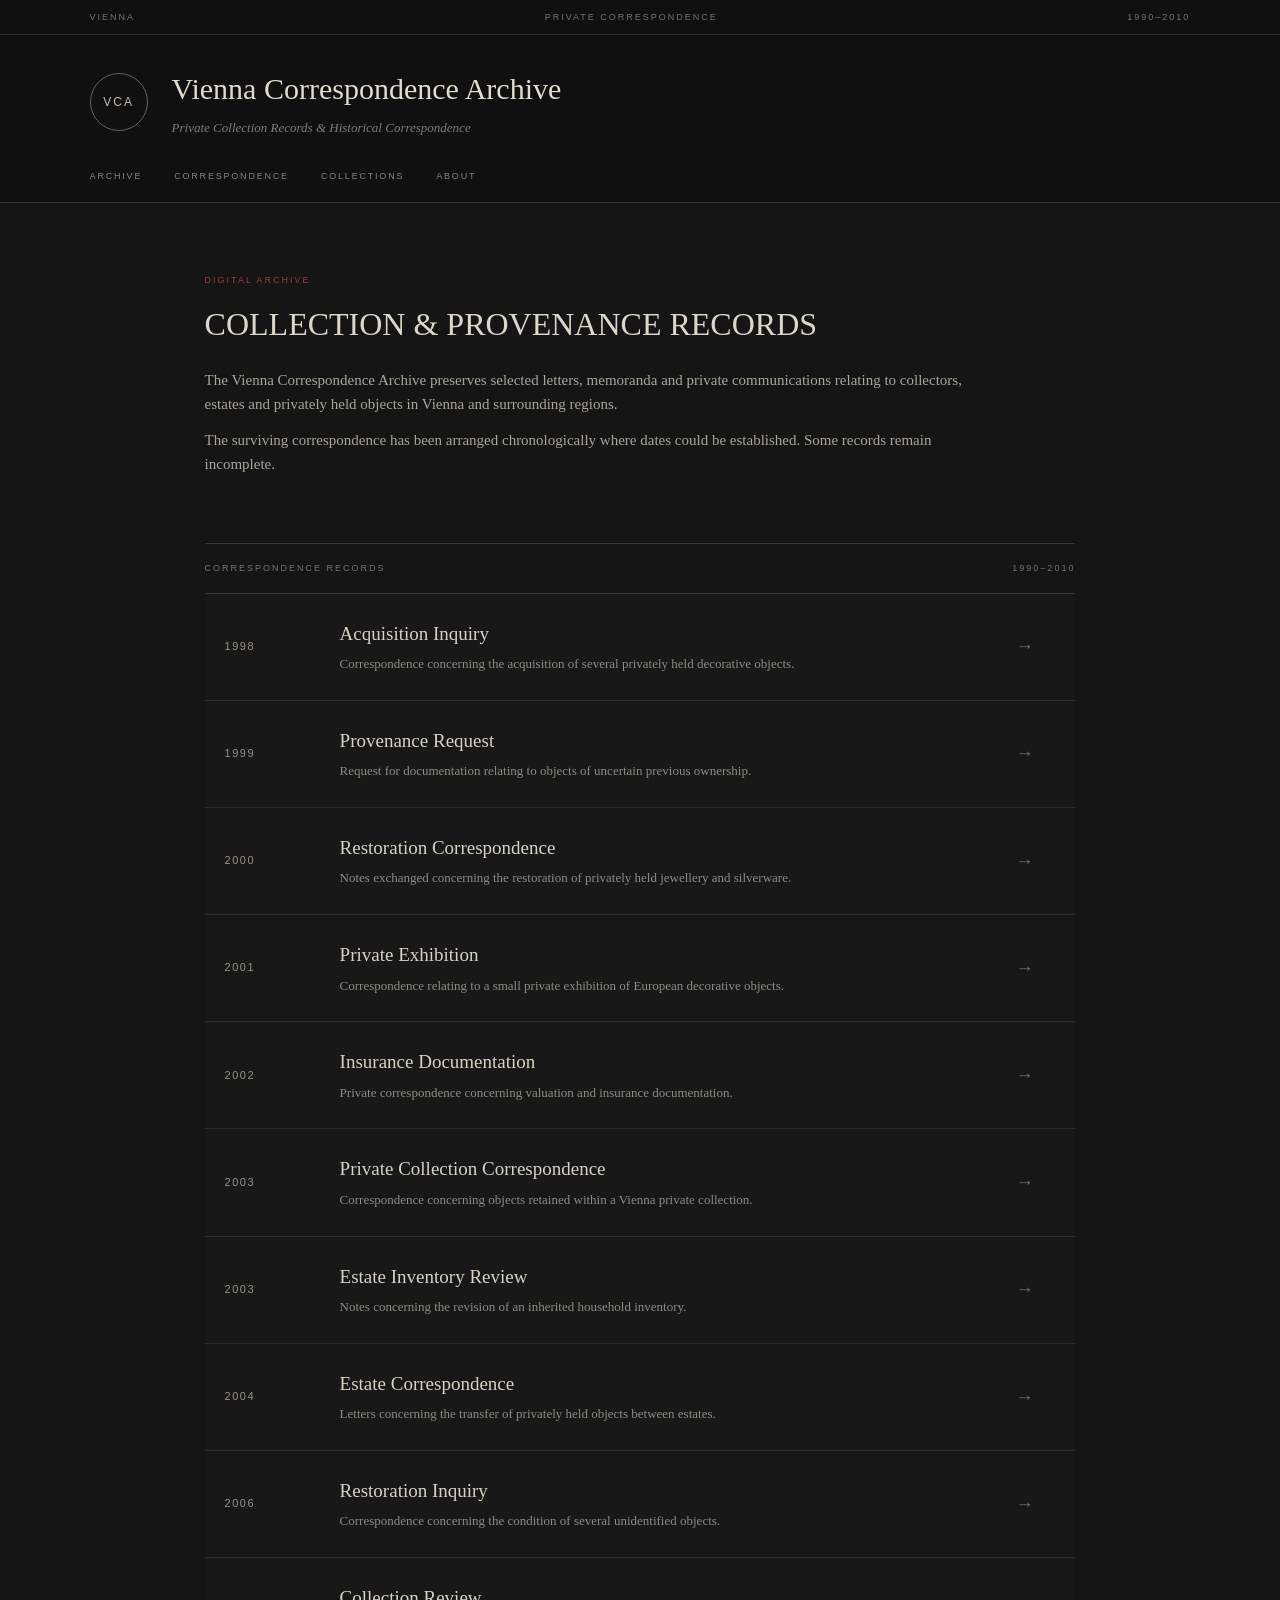
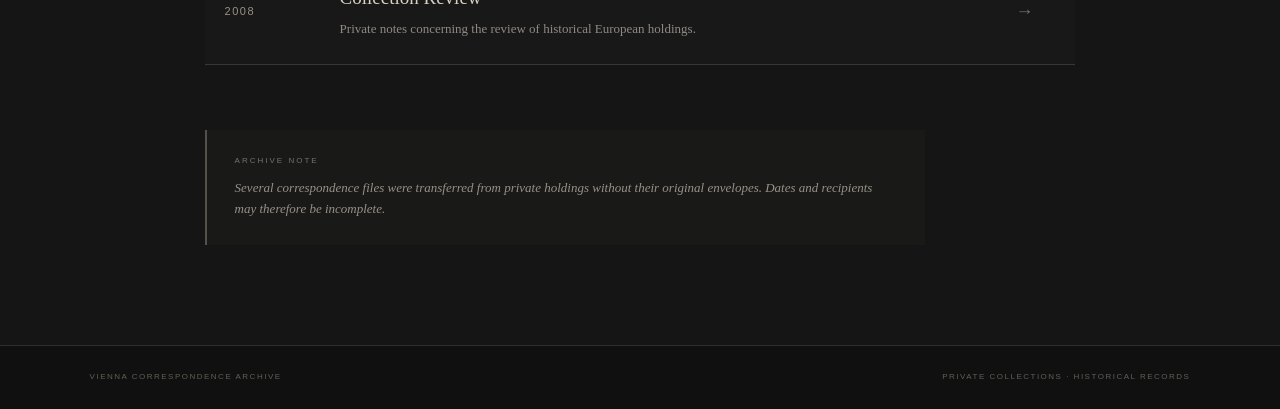
<file: index.html>
<!DOCTYPE html>
<html lang="en">

<head>

    <meta charset="UTF-8">
    <meta name="viewport" content="width=device-width, initial-scale=1.0">

    <title>Vienna Correspondence Archive</title>

    <link rel="stylesheet" href="style.css">

</head>


<body>


<header class="site-header">

    <div class="header-strip">

        <span>VIENNA</span>
        <span>PRIVATE CORRESPONDENCE</span>
        <span>1990–2010</span>

    </div>


    <div class="header-main">

        <div class="archive-mark">
            VCA
        </div>

        <div class="title-block">

            <h1>
                Vienna Correspondence Archive
            </h1>

            <p>
                Private Collection Records &amp; Historical Correspondence
            </p>

        </div>

    </div>


    <nav class="main-nav">

        <a href="#">ARCHIVE</a>
        <a href="#">CORRESPONDENCE</a>
        <a href="#">COLLECTIONS</a>
        <a href="#">ABOUT</a>

    </nav>

</header>



<main>


    <section class="intro">

        <div class="section-label">
            DIGITAL ARCHIVE
        </div>

        <h2>
            COLLECTION &amp; PROVENANCE RECORDS
        </h2>

        <p>
            The Vienna Correspondence Archive preserves selected
            letters, memoranda and private communications relating
            to collectors, estates and privately held objects in
            Vienna and surrounding regions.
        </p>

        <p>
            The surviving correspondence has been arranged
            chronologically where dates could be established.
            Some records remain incomplete.
        </p>

    </section>



    <section class="archive-section">

        <div class="section-heading">

            <span>
                CORRESPONDENCE RECORDS
            </span>

            <span>
                1990–2010
            </span>

        </div>



        <div class="record-list">


            <!-- 1998 -->

            <a href="#"
               class="record"
               onclick="blockedEntry(event, 'ACQUISITION INQUIRY')">

                <div class="record-year">
                    1998
                </div>

                <div class="record-content">

                    <h3>
                        Acquisition Inquiry
                    </h3>

                    <p>
                        Correspondence concerning the acquisition
                        of several privately held decorative objects.
                    </p>

                </div>

                <div class="record-arrow">
                    →
                </div>

            </a>



            <!-- 1999 -->

            <a href="#"
               class="record"
               onclick="blockedEntry(event, 'PROVENANCE REQUEST')">

                <div class="record-year">
                    1999
                </div>

                <div class="record-content">

                    <h3>
                        Provenance Request
                    </h3>

                    <p>
                        Request for documentation relating to
                        objects of uncertain previous ownership.
                    </p>

                </div>

                <div class="record-arrow">
                    →
                </div>

            </a>



            <!-- 2000 -->

            <a href="#"
               class="record"
               onclick="blockedEntry(event, 'RESTORATION CORRESPONDENCE')">

                <div class="record-year">
                    2000
                </div>

                <div class="record-content">

                    <h3>
                        Restoration Correspondence
                    </h3>

                    <p>
                        Notes exchanged concerning the restoration
                        of privately held jewellery and silverware.
                    </p>

                </div>

                <div class="record-arrow">
                    →
                </div>

            </a>



            <!-- 2001 -->

            <a href="#"
               class="record"
               onclick="blockedEntry(event, 'PRIVATE EXHIBITION')">

                <div class="record-year">
                    2001
                </div>

                <div class="record-content">

                    <h3>
                        Private Exhibition
                    </h3>

                    <p>
                        Correspondence relating to a small private
                        exhibition of European decorative objects.
                    </p>

                </div>

                <div class="record-arrow">
                    →
                </div>

            </a>



            <!-- 2002 -->

            <a href="#"
               class="record"
               onclick="blockedEntry(event, 'INSURANCE DOCUMENTATION')">

                <div class="record-year">
                    2002
                </div>

                <div class="record-content">

                    <h3>
                        Insurance Documentation
                    </h3>

                    <p>
                        Private correspondence concerning valuation
                        and insurance documentation.
                    </p>

                </div>

                <div class="record-arrow">
                    →
                </div>

            </a>



            <!-- REAL 2003 RECORD -->

            <a href="correspondence-2003.html" class="record">

                <div class="record-year">
                    2003
                </div>

                <div class="record-content">

                    <h3>
                        Private Collection Correspondence
                    </h3>

                    <p>
                        Correspondence concerning objects retained
                        within a Vienna private collection.
                    </p>

                </div>

                <div class="record-arrow">
                    →
                </div>

            </a>



            <!-- 2003 DECOY -->

            <a href="#"
               class="record"
               onclick="blockedEntry(event, 'ESTATE INVENTORY REVIEW')">

                <div class="record-year">
                    2003
                </div>

                <div class="record-content">

                    <h3>
                        Estate Inventory Review
                    </h3>

                    <p>
                        Notes concerning the revision of an
                        inherited household inventory.
                    </p>

                </div>

                <div class="record-arrow">
                    →
                </div>

            </a>



            <!-- 2004 -->

            <a href="#"
               class="record"
               onclick="blockedEntry(event, 'ESTATE CORRESPONDENCE')">

                <div class="record-year">
                    2004
                </div>

                <div class="record-content">

                    <h3>
                        Estate Correspondence
                    </h3>

                    <p>
                        Letters concerning the transfer of
                        privately held objects between estates.
                    </p>

                </div>

                <div class="record-arrow">
                    →
                </div>

            </a>



            <!-- 2006 -->

            <a href="#"
               class="record"
               onclick="blockedEntry(event, 'RESTORATION INQUIRY')">

                <div class="record-year">
                    2006
                </div>

                <div class="record-content">

                    <h3>
                        Restoration Inquiry
                    </h3>

                    <p>
                        Correspondence concerning the condition
                        of several unidentified objects.
                    </p>

                </div>

                <div class="record-arrow">
                    →
                </div>

            </a>



            <!-- 2008 -->

            <a href="#"
               class="record"
               onclick="blockedEntry(event, 'COLLECTION REVIEW')">

                <div class="record-year">
                    2008
                </div>

                <div class="record-content">

                    <h3>
                        Collection Review
                    </h3>

                    <p>
                        Private notes concerning the review of
                        historical European holdings.
                    </p>

                </div>

                <div class="record-arrow">
                    →
                </div>

            </a>


        </div>

    </section>



    <section class="archive-note">

        <div class="note-label">
            ARCHIVE NOTE
        </div>

        <p>
            Several correspondence files were transferred from
            private holdings without their original envelopes.
            Dates and recipients may therefore be incomplete.
        </p>

    </section>


</main>



<footer>

    <div>
        VIENNA CORRESPONDENCE ARCHIVE
    </div>

    <div>
        PRIVATE COLLECTIONS · HISTORICAL RECORDS
    </div>

</footer>



<script>

function blockedEntry(event, recordName) {

    event.preventDefault();

    alert(
        "ACCESS RESTRICTED\n\n" +
        "Record: " + recordName + "\n" +
        "Record status: ENTRY BLOCKED\n" +
        "Access level: PRIVATE\n\n" +
        "This record is not available in the public digital archive.\n\n" +
        "Please consult the physical collection register for further access."
    );

}

</script>


</body>

</html>
</file>
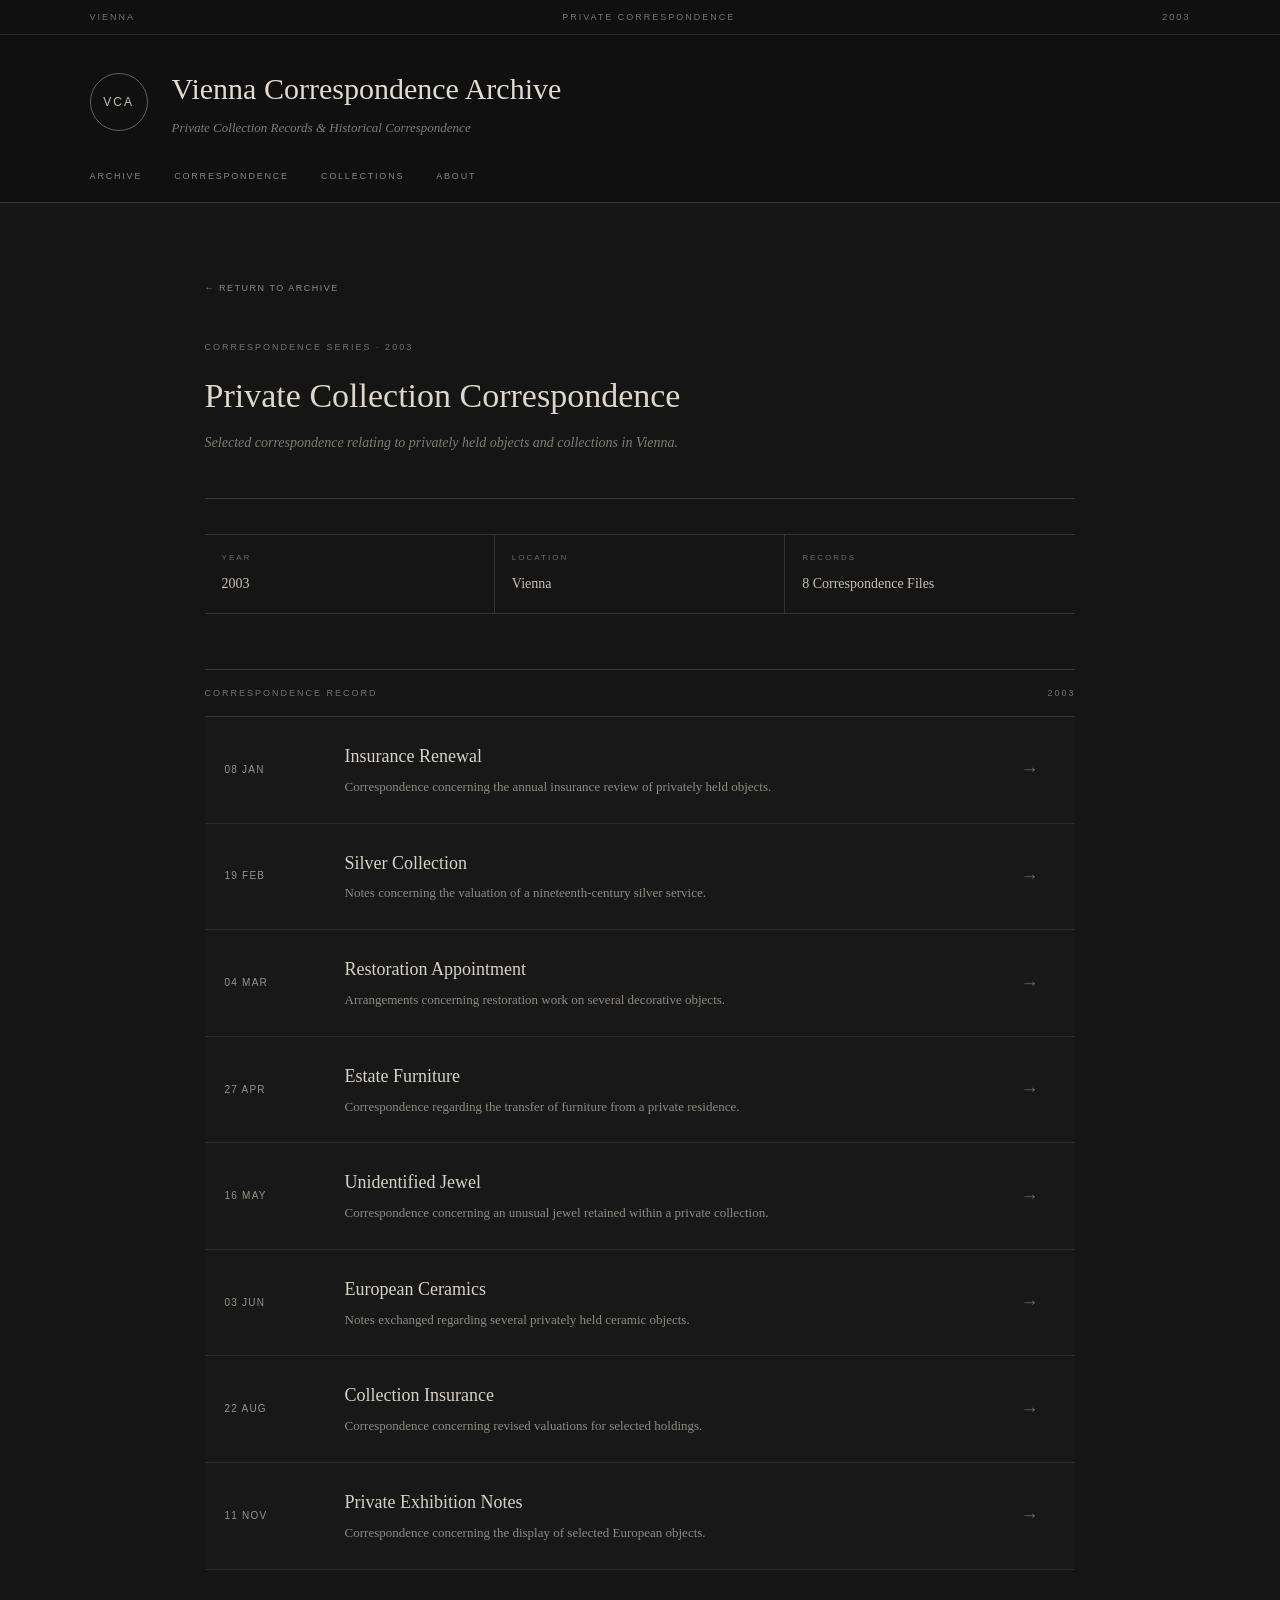
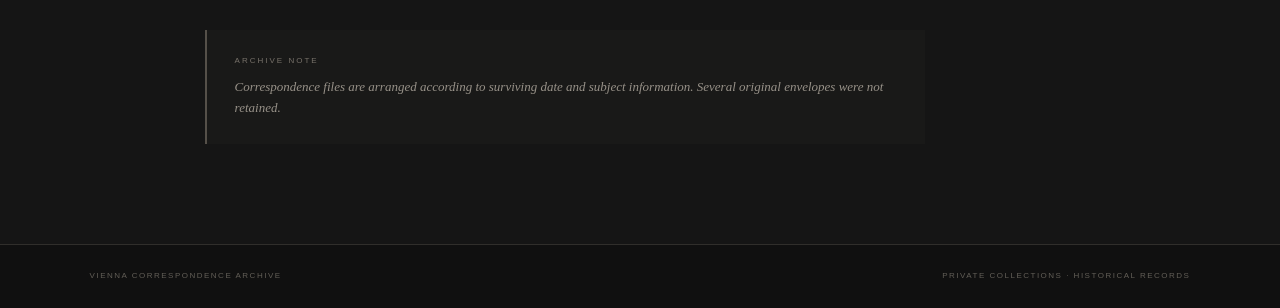
<file: correspondence-2003.html>
<!DOCTYPE html>
<html lang="en">

<head>

    <meta charset="UTF-8">
    <meta name="viewport" content="width=device-width, initial-scale=1.0">

    <title>2003 · Private Collection Correspondence</title>

    <link rel="stylesheet" href="style.css">

    <style>

        .page {
            max-width: 1000px;
            margin: auto;
        }

        .back-link {
            display: inline-block;
            margin-bottom: 45px;

            color: #8d8981;

            font-family: Arial, sans-serif;
            font-size: 9px;
            letter-spacing: 1.5px;
            text-transform: uppercase;

            text-decoration: none;
        }

        .back-link:hover {
            color: #b43d43;
        }

        .page-header {
            padding-bottom: 30px;
            border-bottom: 1px solid #393633;
        }

        .reference {
            margin-bottom: 15px;

            font-family: Arial, sans-serif;
            font-size: 9px;
            letter-spacing: 2px;
            text-transform: uppercase;

            color: #77726a;
        }

        .page-header h2 {
            margin: 0;

            font-size: 34px;
            font-weight: normal;

            color: #ded7cb;
        }

        .page-header p {
            margin-top: 8px;

            font-size: 14px;
            font-style: italic;

            color: #817b72;
        }

        .archive-info {
            display: grid;
            grid-template-columns: repeat(3, 1fr);

            margin-top: 35px;

            border-top: 1px solid #353331;
            border-bottom: 1px solid #353331;
        }

        .info-item {
            padding: 17px;

            border-right: 1px solid #353331;
        }

        .info-item:last-child {
            border-right: none;
        }

        .info-label {
            display: block;

            margin-bottom: 5px;

            font-family: Arial, sans-serif;
            font-size: 8px;
            letter-spacing: 2px;
            text-transform: uppercase;

            color: #706b63;
        }

        .info-value {
            font-size: 14px;
            color: #c7c0b4;
        }

        .correspondence-list {
            margin-top: 55px;

            border-top: 1px solid #393633;
        }

        .list-heading {
            display: flex;
            justify-content: space-between;

            padding: 16px 0;

            border-bottom: 1px solid #393633;

            font-family: Arial, sans-serif;
            font-size: 9px;
            letter-spacing: 2px;
            text-transform: uppercase;

            color: #77726a;
        }

        .letter {
            display: grid;

            grid-template-columns: 95px 1fr 35px;

            gap: 25px;

            align-items: center;

            padding: 25px 20px;

            border-bottom: 1px solid #2d2b29;

            background: #181818;

            text-decoration: none;

            transition: background 0.2s ease;
        }

        .letter:hover {
            background: #1d1c1b;
        }

        .letter-date {
            font-family: Arial, sans-serif;
            font-size: 10px;
            letter-spacing: 1.2px;

            color: #9a9186;
        }

        .letter-content h3 {
            margin: 0 0 6px;

            font-size: 18px;
            font-weight: normal;

            color: #d8d1c5;
        }

        .letter-content p {
            margin: 0;

            font-size: 13px;

            color: #8f8a82;
        }

        .letter-arrow {
            font-size: 18px;
            color: #706a61;
        }

        .letter:hover .letter-arrow {
            color: #a33b41;
        }

        .archive-note {
            max-width: 720px;

            margin-top: 60px;

            padding: 25px 28px;

            background: #191918;

            border-left: 2px solid #555049;
        }

        .archive-note h3 {
            margin: 0 0 10px;

            font-family: Arial, sans-serif;
            font-size: 8px;
            letter-spacing: 2px;
            text-transform: uppercase;
            font-weight: normal;

            color: #777169;
        }

        .archive-note p {
            margin: 0;

            font-size: 13px;
            font-style: italic;

            color: #979188;
        }

        @media (max-width: 700px) {

            .page-header h2 {
                font-size: 28px;
            }

            .archive-info {
                grid-template-columns: 1fr;
            }

            .info-item {
                border-right: none;
                border-bottom: 1px solid #353331;
            }

            .info-item:last-child {
                border-bottom: none;
            }

            .letter {
                grid-template-columns: 70px 1fr 20px;
                gap: 12px;
                padding: 20px 10px;
            }

            .letter-content h3 {
                font-size: 16px;
            }

            .letter-content p {
                font-size: 12px;
            }

        }

    </style>

</head>


<body>


<header class="site-header">

    <div class="header-strip">

        <span>VIENNA</span>
        <span>PRIVATE CORRESPONDENCE</span>
        <span>2003</span>

    </div>


    <div class="header-main">

        <div class="archive-mark">
            VCA
        </div>

        <div class="title-block">

            <h1>
                Vienna Correspondence Archive
            </h1>

            <p>
                Private Collection Records &amp; Historical Correspondence
            </p>

        </div>

    </div>


    <nav class="main-nav">

        <a href="index.html">ARCHIVE</a>
        <a href="#">CORRESPONDENCE</a>
        <a href="#">COLLECTIONS</a>
        <a href="#">ABOUT</a>

    </nav>

</header>



<main>


    <div class="page">

        <a href="index.html" class="back-link">
            ← RETURN TO ARCHIVE
        </a>


        <section class="page-header">

            <div class="reference">
                CORRESPONDENCE SERIES · 2003
            </div>

            <h2>
                Private Collection Correspondence
            </h2>

            <p>
                Selected correspondence relating to privately
                held objects and collections in Vienna.
            </p>

        </section>



        <section class="archive-info">

            <div class="info-item">

                <span class="info-label">
                    Year
                </span>

                <span class="info-value">
                    2003
                </span>

            </div>


            <div class="info-item">

                <span class="info-label">
                    Location
                </span>

                <span class="info-value">
                    Vienna
                </span>

            </div>


            <div class="info-item">

                <span class="info-label">
                    Records
                </span>

                <span class="info-value">
                    8 Correspondence Files
                </span>

            </div>

        </section>



        <section class="correspondence-list">

            <div class="list-heading">

                <span>
                    CORRESPONDENCE RECORD
                </span>

                <span>
                    2003
                </span>

            </div>



            <a href="#" class="letter">

                <div class="letter-date">
                    08 JAN
                </div>

                <div class="letter-content">

                    <h3>
                        Insurance Renewal
                    </h3>

                    <p>
                        Correspondence concerning the annual
                        insurance review of privately held objects.
                    </p>

                </div>

                <div class="letter-arrow">
                    →
                </div>

            </a>



            <a href="#" class="letter">

                <div class="letter-date">
                    19 FEB
                </div>

                <div class="letter-content">

                    <h3>
                        Silver Collection
                    </h3>

                    <p>
                        Notes concerning the valuation of a
                        nineteenth-century silver service.
                    </p>

                </div>

                <div class="letter-arrow">
                    →
                </div>

            </a>



            <a href="#" class="letter">

                <div class="letter-date">
                    04 MAR
                </div>

                <div class="letter-content">

                    <h3>
                        Restoration Appointment
                    </h3>

                    <p>
                        Arrangements concerning restoration
                        work on several decorative objects.
                    </p>

                </div>

                <div class="letter-arrow">
                    →
                </div>

            </a>



            <a href="#" class="letter">

                <div class="letter-date">
                    27 APR
                </div>

                <div class="letter-content">

                    <h3>
                        Estate Furniture
                    </h3>

                    <p>
                        Correspondence regarding the transfer
                        of furniture from a private residence.
                    </p>

                </div>

                <div class="letter-arrow">
                    →
                </div>

            </a>



            <a href="letter-2003-17.html" class="letter">

                <div class="letter-date">
                    16 MAY
                </div>

                <div class="letter-content">

                    <h3>
                        Unidentified Jewel
                    </h3>

                    <p>
                        Correspondence concerning an unusual
                        jewel retained within a private collection.
                    </p>

                </div>

                <div class="letter-arrow">
                    →
                </div>

            </a>



            <a href="#" class="letter">

                <div class="letter-date">
                    03 JUN
                </div>

                <div class="letter-content">

                    <h3>
                        European Ceramics
                    </h3>

                    <p>
                        Notes exchanged regarding several
                        privately held ceramic objects.
                    </p>

                </div>

                <div class="letter-arrow">
                    →
                </div>

            </a>



            <a href="#" class="letter">

                <div class="letter-date">
                    22 AUG
                </div>

                <div class="letter-content">

                    <h3>
                        Collection Insurance
                    </h3>

                    <p>
                        Correspondence concerning revised
                        valuations for selected holdings.
                    </p>

                </div>

                <div class="letter-arrow">
                    →
                </div>

            </a>



            <a href="#" class="letter">

                <div class="letter-date">
                    11 NOV
                </div>

                <div class="letter-content">

                    <h3>
                        Private Exhibition Notes
                    </h3>

                    <p>
                        Correspondence concerning the display
                        of selected European objects.
                    </p>

                </div>

                <div class="letter-arrow">
                    →
                </div>

            </a>


        </section>



        <section class="archive-note">

            <h3>
                Archive Note
            </h3>

            <p>
                Correspondence files are arranged according to
                surviving date and subject information. Several
                original envelopes were not retained.
            </p>

        </section>


    </div>


</main>



<footer>

    <div>
        VIENNA CORRESPONDENCE ARCHIVE
    </div>

    <div>
        PRIVATE COLLECTIONS · HISTORICAL RECORDS
    </div>

</footer>


</body>

</html>
</file>
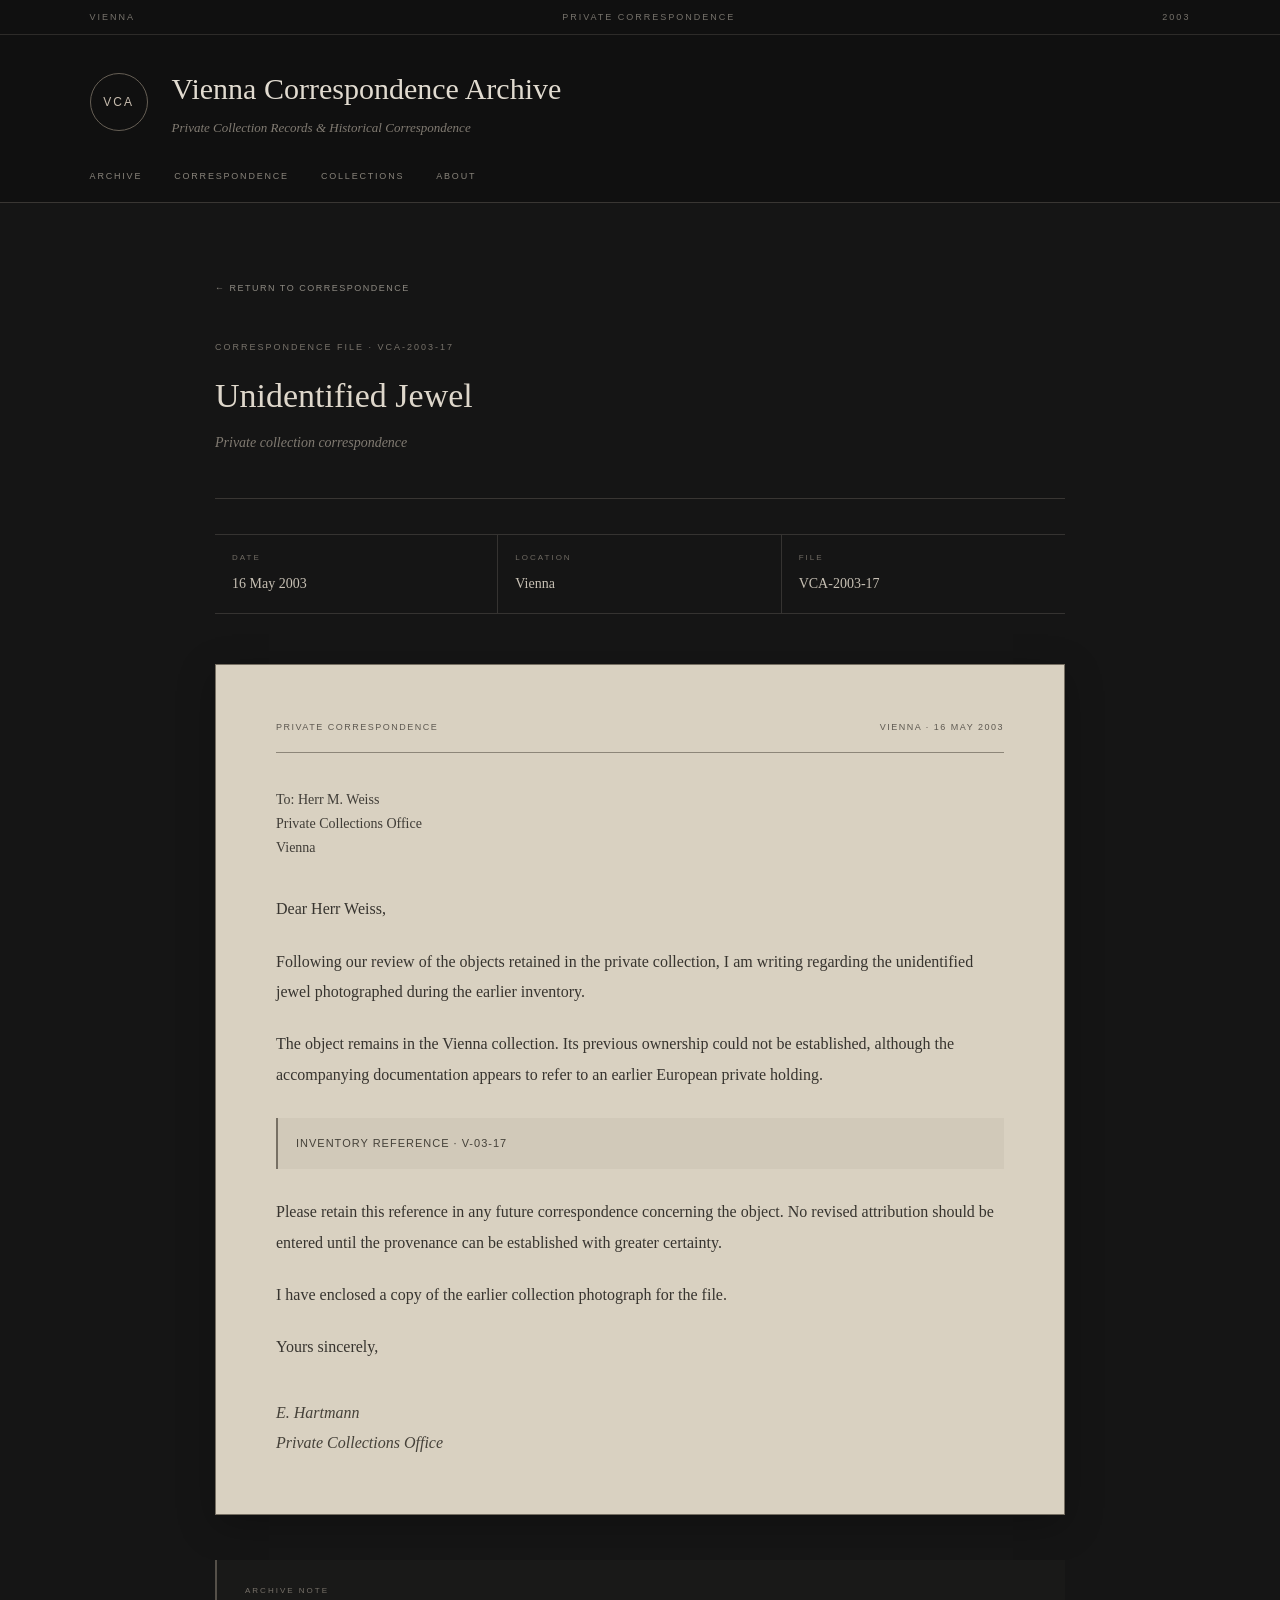
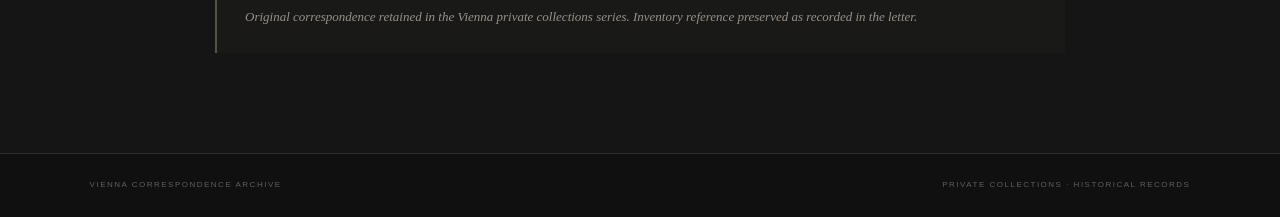
<file: letter-2003-17.html>
<!DOCTYPE html>
<html lang="en">

<head>

    <meta charset="UTF-8">
    <meta name="viewport" content="width=device-width, initial-scale=1.0">

    <title>VCA-2003-17 · Vienna Correspondence Archive</title>

    <link rel="stylesheet" href="style.css">

    <style>

        .letter-page {
            max-width: 850px;
            margin: auto;
        }

        .back-link {
            display: inline-block;
            margin-bottom: 45px;

            color: #8d8981;

            font-family: Arial, sans-serif;
            font-size: 9px;
            letter-spacing: 1.5px;
            text-transform: uppercase;

            text-decoration: none;
        }

        .back-link:hover {
            color: #b43d43;
        }

        .letter-header {
            padding-bottom: 30px;

            border-bottom: 1px solid #393633;
        }

        .reference {
            margin-bottom: 15px;

            font-family: Arial, sans-serif;
            font-size: 9px;
            letter-spacing: 2px;
            text-transform: uppercase;

            color: #77726a;
        }

        .letter-header h2 {
            margin: 0;

            font-size: 34px;
            font-weight: normal;

            color: #ded7cb;
        }

        .letter-subtitle {
            margin-top: 8px;

            font-size: 14px;
            font-style: italic;

            color: #817b72;
        }

        .letter-meta {
            display: grid;

            grid-template-columns: repeat(3, 1fr);

            margin-top: 35px;

            border-top: 1px solid #353331;
            border-bottom: 1px solid #353331;
        }

        .meta-item {
            padding: 17px;

            border-right: 1px solid #353331;
        }

        .meta-item:last-child {
            border-right: none;
        }

        .meta-label {
            display: block;

            margin-bottom: 5px;

            font-family: Arial, sans-serif;
            font-size: 8px;
            letter-spacing: 2px;
            text-transform: uppercase;

            color: #706b63;
        }

        .meta-value {
            font-size: 14px;
            color: #c7c0b4;
        }

        .letter-paper {
            margin-top: 50px;

            padding: 55px 60px;

            background: #d9d1c1;

            color: #302e2a;

            border: 1px solid #766f63;

            box-shadow: 0 10px 35px rgba(0, 0, 0, 0.25);
        }

        .paper-header {
            display: flex;

            justify-content: space-between;

            padding-bottom: 18px;

            border-bottom: 1px solid #8d8679;

            font-family: Arial, sans-serif;

            font-size: 9px;

            letter-spacing: 1.5px;

            text-transform: uppercase;

            color: #5e5951;
        }

        .letter-address {
            margin-top: 35px;

            font-size: 14px;

            line-height: 1.7;

            color: #403d37;
        }

        .letter-body {
            margin-top: 35px;

            font-size: 16px;

            line-height: 1.9;

            color: #37342f;
        }

        .letter-body p {
            margin: 0 0 22px;
        }

        .inventory-reference {
            margin: 28px 0;

            padding: 15px 18px;

            border-left: 2px solid #777064;

            background: rgba(0, 0, 0, 0.04);

            font-family: Arial, sans-serif;

            font-size: 11px;

            letter-spacing: 1px;

            color: #454139;
        }

        .signature {
            margin-top: 35px;

            font-style: italic;

            color: #454139;
        }

        .archival-note {
            margin-top: 45px;

            padding: 25px 28px;

            background: #191918;

            border-left: 2px solid #555049;
        }

        .note-label {
            margin-bottom: 10px;

            font-family: Arial, sans-serif;

            font-size: 8px;

            letter-spacing: 2px;

            text-transform: uppercase;

            color: #777169;
        }

        .archival-note p {
            margin: 0;

            font-size: 13px;

            font-style: italic;

            color: #979188;
        }

        @media (max-width: 700px) {

            .letter-header h2 {
                font-size: 28px;
            }

            .letter-meta {
                grid-template-columns: 1fr;
            }

            .meta-item {
                border-right: none;
                border-bottom: 1px solid #353331;
            }

            .meta-item:last-child {
                border-bottom: none;
            }

            .letter-paper {
                padding: 35px 25px;
            }

            .paper-header {
                flex-direction: column;
                gap: 8px;
            }

        }

    </style>

</head>


<body>


<header class="site-header">

    <div class="header-strip">

        <span>VIENNA</span>
        <span>PRIVATE CORRESPONDENCE</span>
        <span>2003</span>

    </div>


    <div class="header-main">

        <div class="archive-mark">
            VCA
        </div>

        <div class="title-block">

            <h1>
                Vienna Correspondence Archive
            </h1>

            <p>
                Private Collection Records &amp; Historical Correspondence
            </p>

        </div>

    </div>


    <nav class="main-nav">

        <a href="index.html">ARCHIVE</a>
        <a href="#">CORRESPONDENCE</a>
        <a href="#">COLLECTIONS</a>
        <a href="#">ABOUT</a>

    </nav>

</header>



<main>


    <div class="letter-page">

        <a href="correspondence-2003.html" class="back-link">
            ← RETURN TO CORRESPONDENCE
        </a>


        <section class="letter-header">

            <div class="reference">
                CORRESPONDENCE FILE · VCA-2003-17
            </div>

            <h2>
                Unidentified Jewel
            </h2>

            <p class="letter-subtitle">
                Private collection correspondence
            </p>

        </section>



        <section class="letter-meta">

            <div class="meta-item">

                <span class="meta-label">
                    Date
                </span>

                <span class="meta-value">
                    16 May 2003
                </span>

            </div>


            <div class="meta-item">

                <span class="meta-label">
                    Location
                </span>

                <span class="meta-value">
                    Vienna
                </span>

            </div>


            <div class="meta-item">

                <span class="meta-label">
                    File
                </span>

                <span class="meta-value">
                    VCA-2003-17
                </span>

            </div>

        </section>



        <article class="letter-paper">


            <div class="paper-header">

                <span>
                    Private Correspondence
                </span>

                <span>
                    Vienna · 16 May 2003
                </span>

            </div>



            <div class="letter-address">

                To: Herr M. Weiss<br>

                Private Collections Office<br>

                Vienna

            </div>



            <div class="letter-body">

                <p>
                    Dear Herr Weiss,
                </p>


                <p>
                    Following our review of the objects retained
                    in the private collection, I am writing regarding
                    the unidentified jewel photographed during the
                    earlier inventory.
                </p>


                <p>
                    The object remains in the Vienna collection.
                    Its previous ownership could not be established,
                    although the accompanying documentation appears
                    to refer to an earlier European private holding.
                </p>


                <div class="inventory-reference">

                    INVENTORY REFERENCE · V-03-17

                </div>


                <p>
                    Please retain this reference in any future
                    correspondence concerning the object. No revised
                    attribution should be entered until the provenance
                    can be established with greater certainty.
                </p>


                <p>
                    I have enclosed a copy of the earlier collection
                    photograph for the file.
                </p>


                <p>
                    Yours sincerely,
                </p>


                <div class="signature">

                    E. Hartmann<br>
                    Private Collections Office

                </div>

            </div>


        </article>



        <section class="archival-note">

            <div class="note-label">
                ARCHIVE NOTE
            </div>

            <p>
                Original correspondence retained in the Vienna
                private collections series. Inventory reference
                preserved as recorded in the letter.
            </p>

        </section>


    </div>


</main>



<footer>

    <div>
        VIENNA CORRESPONDENCE ARCHIVE
    </div>

    <div>
        PRIVATE COLLECTIONS · HISTORICAL RECORDS
    </div>

</footer>


</body>

</html>
</file>
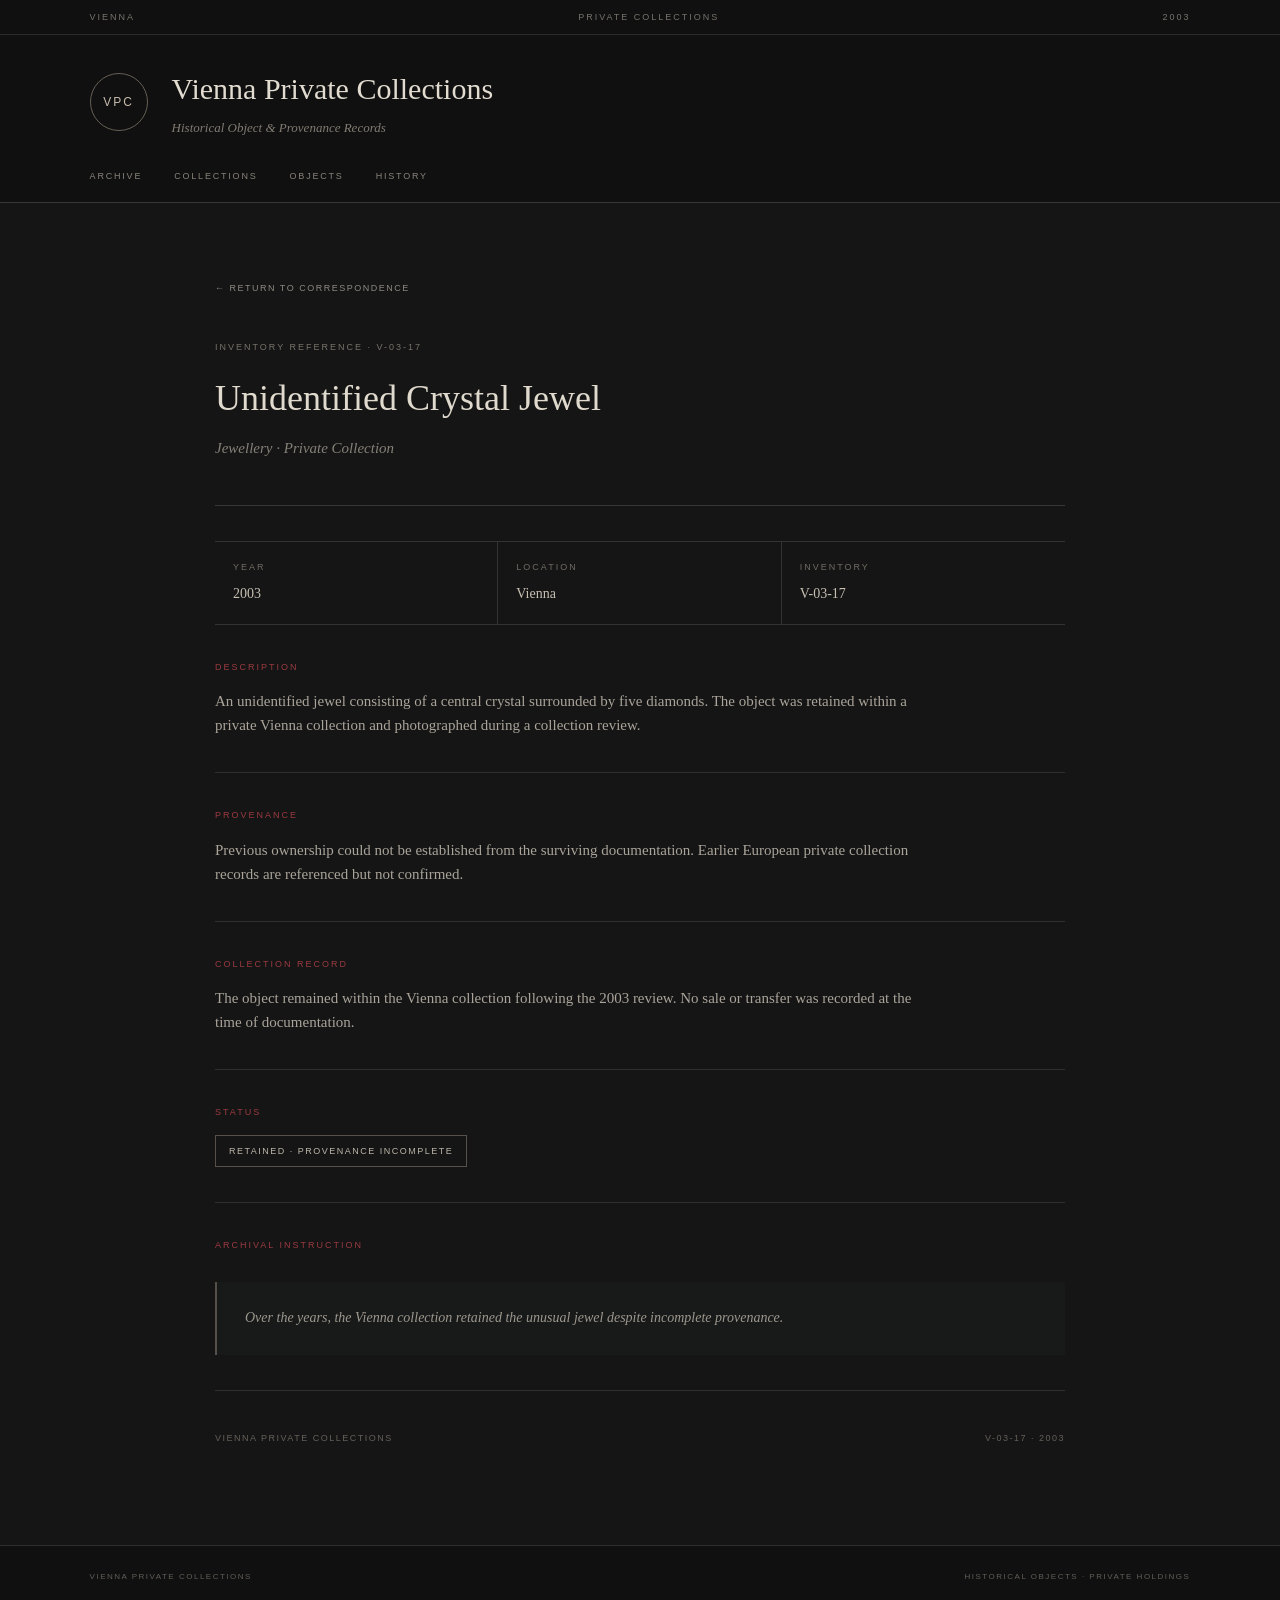
<file: record-v-03-17.html>
<!DOCTYPE html>
<html lang="en">

<head>

    <meta charset="UTF-8">
    <meta name="viewport" content="width=device-width, initial-scale=1.0">

    <title>V-03-17 · Vienna Private Collections</title>

    <link rel="stylesheet" href="style.css">

    <style>

        .record-page {
            max-width: 850px;
            margin: auto;
        }

        .back-link {
            display: inline-block;

            margin-bottom: 45px;

            color: #8d8981;

            font-family: Arial, sans-serif;
            font-size: 9px;
            letter-spacing: 1.5px;
            text-transform: uppercase;

            text-decoration: none;
        }

        .back-link:hover {
            color: #b43d43;
        }

        .record-header {
            padding-bottom: 30px;

            border-bottom: 1px solid #393633;
        }

        .record-reference {
            margin-bottom: 16px;

            font-family: Arial, sans-serif;
            font-size: 9px;
            letter-spacing: 2px;
            text-transform: uppercase;

            color: #77726a;
        }

        .record-title {
            margin: 0;

            font-size: 36px;
            font-weight: normal;

            color: #e0d9cd;
        }

        .record-subtitle {
            margin-top: 8px;

            font-size: 15px;
            font-style: italic;

            color: #858078;
        }

        .record-meta {
            display: grid;

            grid-template-columns: repeat(3, 1fr);

            margin-top: 35px;

            border-top: 1px solid #353331;
            border-bottom: 1px solid #353331;
        }

        .meta-item {
            padding: 18px;

            border-right: 1px solid #353331;
        }

        .meta-item:last-child {
            border-right: none;
        }

        .meta-label {
            display: block;

            margin-bottom: 6px;

            font-family: Arial, sans-serif;
            font-size: 9px;
            letter-spacing: 2px;
            text-transform: uppercase;

            color: #706b63;
        }

        .meta-value {
            font-size: 14px;

            color: #c7c0b3;
        }

        .record-section {
            padding: 35px 0;

            border-bottom: 1px solid #302f2c;
        }

        .record-section h3 {
            margin: 0 0 15px;

            font-family: Arial, sans-serif;
            font-size: 9px;
            letter-spacing: 2px;
            text-transform: uppercase;

            font-weight: normal;

            color: #9b3a40;
        }

        .record-section p {
            margin: 0;

            max-width: 720px;

            font-size: 15px;

            color: #aaa49a;
        }

        .status {
            display: inline-block;

            padding: 8px 13px;

            border: 1px solid #55514a;

            font-family: Arial, sans-serif;
            font-size: 9px;
            letter-spacing: 1.5px;
            text-transform: uppercase;

            color: #bdb6aa;
        }

        .archival-note {
            margin-top: 30px;

            padding: 25px 28px;

            background: #181919;

            border-left: 2px solid #55514a;
        }

        .archival-note p {
            font-size: 14px;

            font-style: italic;

            color: #9d988e;
        }

        .record-footer {
            margin-top: 40px;

            display: flex;

            justify-content: space-between;

            font-family: Arial, sans-serif;
            font-size: 9px;
            letter-spacing: 1.5px;
            text-transform: uppercase;

            color: #65615a;
        }

        @media (max-width: 700px) {

            .record-title {
                font-size: 28px;
            }

            .record-meta {
                grid-template-columns: 1fr;
            }

            .meta-item {
                border-right: none;

                border-bottom: 1px solid #353331;
            }

            .meta-item:last-child {
                border-bottom: none;
            }

            .record-footer {
                flex-direction: column;

                gap: 8px;
            }

        }

    </style>

</head>


<body>


<header class="site-header">

    <div class="header-strip">

        <span>VIENNA</span>
        <span>PRIVATE COLLECTIONS</span>
        <span>2003</span>

    </div>


    <div class="header-main">

        <div class="archive-mark">
            VPC
        </div>

        <div class="title-block">

            <h1>
                Vienna Private Collections
            </h1>

            <p>
                Historical Object &amp; Provenance Records
            </p>

        </div>

    </div>


    <nav class="main-nav">

        <a href="index.html">ARCHIVE</a>
        <a href="#">COLLECTIONS</a>
        <a href="#">OBJECTS</a>
        <a href="#">HISTORY</a>

    </nav>

</header>



<main>


    <div class="record-page">


        <a href="letter-2003-17.html" class="back-link">
            ← RETURN TO CORRESPONDENCE
        </a>


        <section class="record-header">

            <div class="record-reference">
                INVENTORY REFERENCE · V-03-17
            </div>

            <h2 class="record-title">
                Unidentified Crystal Jewel
            </h2>

            <p class="record-subtitle">
                Jewellery · Private Collection
            </p>

        </section>



        <section class="record-meta">


            <div class="meta-item">

                <span class="meta-label">
                    Year
                </span>

                <span class="meta-value">
                    2003
                </span>

            </div>


            <div class="meta-item">

                <span class="meta-label">
                    Location
                </span>

                <span class="meta-value">
                    Vienna
                </span>

            </div>


            <div class="meta-item">

                <span class="meta-label">
                    Inventory
                </span>

                <span class="meta-value">
                    V-03-17
                </span>

            </div>


        </section>



        <section class="record-section">

            <h3>
                Description
            </h3>

            <p>
                An unidentified jewel consisting of a central
                crystal surrounded by five diamonds. The object
                was retained within a private Vienna collection
                and photographed during a collection review.
            </p>

        </section>



        <section class="record-section">

            <h3>
                Provenance
            </h3>

            <p>
                Previous ownership could not be established
                from the surviving documentation. Earlier
                European private collection records are
                referenced but not confirmed.
            </p>

        </section>



        <section class="record-section">

            <h3>
                Collection Record
            </h3>

            <p>
                The object remained within the Vienna collection
                following the 2003 review. No sale or transfer
                was recorded at the time of documentation.
            </p>

        </section>



        <section class="record-section">

            <h3>
                Status
            </h3>

            <span class="status">
                RETAINED · PROVENANCE INCOMPLETE
            </span>

        </section>



        <section class="record-section">

            <h3>
                Archival Instruction
            </h3>

            <div class="archival-note">

                <p>
                    <em>
                        Over the years, the Vienna collection retained
                        the unusual jewel despite incomplete provenance.
                    </em>
                </p>

            </div>

        </section>



        <div class="record-footer">

            <span>
                Vienna Private Collections
            </span>

            <span>
                V-03-17 · 2003
            </span>

        </div>


    </div>


</main>



<footer>

    <div>
        VIENNA PRIVATE COLLECTIONS
    </div>

    <div>
        HISTORICAL OBJECTS · PRIVATE HOLDINGS
    </div>

</footer>


</body>

</html>
</file>
<file: style.css>
* {
    box-sizing: border-box;
}


body {

    margin: 0;

    background: #151515;

    color: #d8d1c5;

    font-family: Georgia, "Times New Roman", serif;

    line-height: 1.6;

}


/* HEADER */

.site-header {

    border-bottom: 1px solid #393633;

    background: #101010;

}


.header-strip {

    display: flex;

    justify-content: space-between;

    padding: 10px 7%;

    border-bottom: 1px solid #2d2b29;

    font-family: Arial, sans-serif;

    font-size: 9px;

    letter-spacing: 2px;

    color: #77736c;

}


.header-main {

    display: flex;

    align-items: center;

    gap: 24px;

    padding: 30px 7%;

}


.archive-mark {

    width: 58px;

    height: 58px;

    display: flex;

    align-items: center;

    justify-content: center;

    border: 1px solid #665f55;

    border-radius: 50%;

    font-family: Arial, sans-serif;

    font-size: 12px;

    letter-spacing: 2px;

    color: #c7bcae;

}


.title-block h1 {

    margin: 0;

    font-size: 30px;

    font-weight: normal;

    color: #e1dbd0;

}


.title-block p {

    margin: 5px 0 0;

    font-size: 13px;

    font-style: italic;

    color: #817b72;

}


/* NAVIGATION */

.main-nav {

    display: flex;

    gap: 32px;

    padding: 0 7% 18px;

}


.main-nav a {

    color: #88837a;

    text-decoration: none;

    font-family: Arial, sans-serif;

    font-size: 9px;

    letter-spacing: 1.8px;

}


.main-nav a:hover {

    color: #b6a999;

}


/* MAIN */

main {

    max-width: 1050px;

    margin: auto;

    padding: 70px 7% 100px;

}


/* INTRO */

.intro {

    max-width: 760px;

    padding-bottom: 55px;

}


.section-label {

    margin-bottom: 12px;

    font-family: Arial, sans-serif;

    font-size: 9px;

    letter-spacing: 2px;

    color: #8e3f43;

}


.intro h2 {

    margin: 0 0 18px;

    font-size: 32px;

    font-weight: normal;

    color: #ddd6ca;

}


.intro p {

    margin: 0 0 12px;

    font-size: 15px;

    color: #aaa49b;

}


/* RECORDS */

.archive-section {

    border-top: 1px solid #393633;

}


.section-heading {

    display: flex;

    justify-content: space-between;

    padding: 17px 0;

    border-bottom: 1px solid #393633;

    font-family: Arial, sans-serif;

    font-size: 9px;

    letter-spacing: 2px;

    color: #77726a;

}


.record-list {

    border-bottom: 1px solid #393633;

}


.record {

    display: grid;

    grid-template-columns: 90px 1fr 40px;

    gap: 25px;

    align-items: center;

    padding: 25px 20px;

    border-bottom: 1px solid #2d2b29;

    background: #181818;

    text-decoration: none;

    transition: background 0.2s ease;

}


.record:last-child {

    border-bottom: none;

}


.record:hover {

    background: #1d1c1b;

}


.record-year {

    font-family: Arial, sans-serif;

    font-size: 11px;

    letter-spacing: 1.5px;

    color: #9a9186;

}


.record-content h3 {

    margin: 0 0 5px;

    font-size: 19px;

    font-weight: normal;

    color: #d8d1c5;

}


.record-content p {

    margin: 0;

    max-width: 650px;

    font-size: 13px;

    color: #8f8a82;

}


.record-arrow {

    font-size: 18px;

    color: #766f66;

}


.record:hover .record-arrow {

    color: #a33b41;

}


/* ARCHIVE NOTE */

.archive-note {

    max-width: 720px;

    margin-top: 65px;

    padding: 25px 28px;

    background: #191918;

    border-left: 2px solid #555049;

}


.note-label {

    margin-bottom: 10px;

    font-family: Arial, sans-serif;

    font-size: 8px;

    letter-spacing: 2px;

    color: #777169;

}


.archive-note p {

    margin: 0;

    font-size: 13px;

    font-style: italic;

    color: #979188;

}


/* FOOTER */

footer {

    display: flex;

    justify-content: space-between;

    padding: 25px 7%;

    border-top: 1px solid #302e2b;

    background: #101010;

    font-family: Arial, sans-serif;

    font-size: 8px;

    letter-spacing: 1.5px;

    color: #625e57;

}


/* MOBILE */

@media (max-width: 700px) {

    .header-strip {

        gap: 15px;

        flex-wrap: wrap;

    }


    .header-main {

        padding: 25px 6%;

    }


    .title-block h1 {

        font-size: 24px;

    }


    .main-nav {

        gap: 18px;

        padding-left: 6%;

        padding-right: 6%;

        overflow-x: auto;

    }


    main {

        padding: 50px 6% 70px;

    }


    .record {

        grid-template-columns: 65px 1fr 25px;

        gap: 12px;

        padding: 20px 10px;

    }


    .record-content h3 {

        font-size: 16px;

    }


    .record-content p {

        font-size: 12px;

    }


    footer {

        flex-direction: column;

        gap: 8px;

    }

}
</file>
